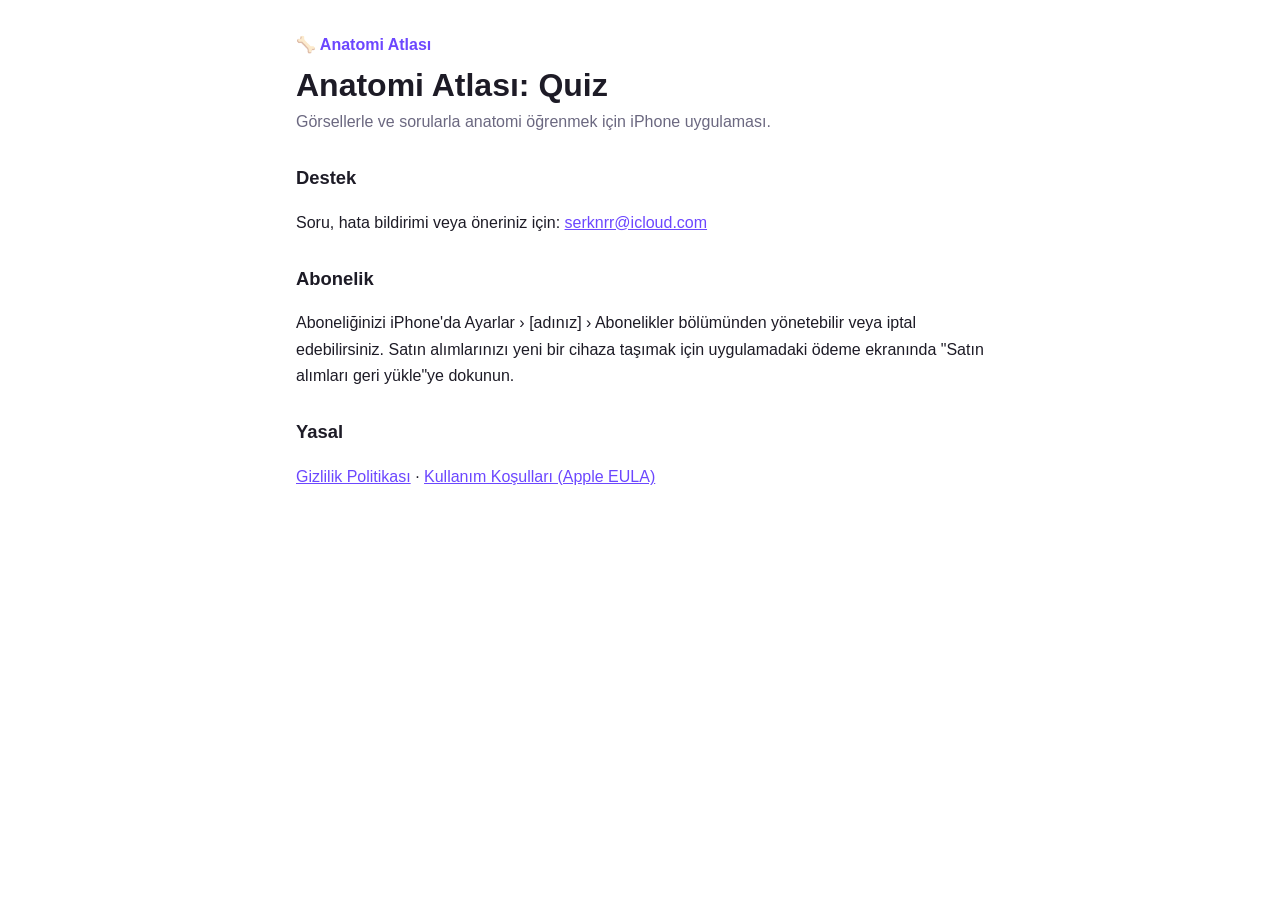
<file: index.html>
<!doctype html>
<html lang="tr">
<head>
<meta charset="utf-8">
<meta name="viewport" content="width=device-width, initial-scale=1">
<title>Anatomi Atlası · Destek</title>
<link rel="stylesheet" href="style.css">
</head>
<body>
<main>
<p class="brand">🦴 Anatomi Atlası</p>
<h1>Anatomi Atlası: Quiz</h1>
<p class="meta">Görsellerle ve sorularla anatomi öğrenmek için iPhone uygulaması.</p>

<h2>Destek</h2>
<p>Soru, hata bildirimi veya öneriniz için: <a href="mailto:serknrr@icloud.com">serknrr@icloud.com</a></p>

<h2>Abonelik</h2>
<p>Aboneliğinizi iPhone'da Ayarlar › [adınız] › Abonelikler bölümünden yönetebilir veya iptal edebilirsiniz. Satın alımlarınızı yeni bir cihaza taşımak için uygulamadaki ödeme ekranında "Satın alımları geri yükle"ye dokunun.</p>

<h2>Yasal</h2>
<p><a href="gizlilik.html">Gizlilik Politikası</a> · <a href="https://www.apple.com/legal/internet-services/itunes/dev/stdeula/">Kullanım Koşulları (Apple EULA)</a></p>
</main>
</body>
</html>
</file>
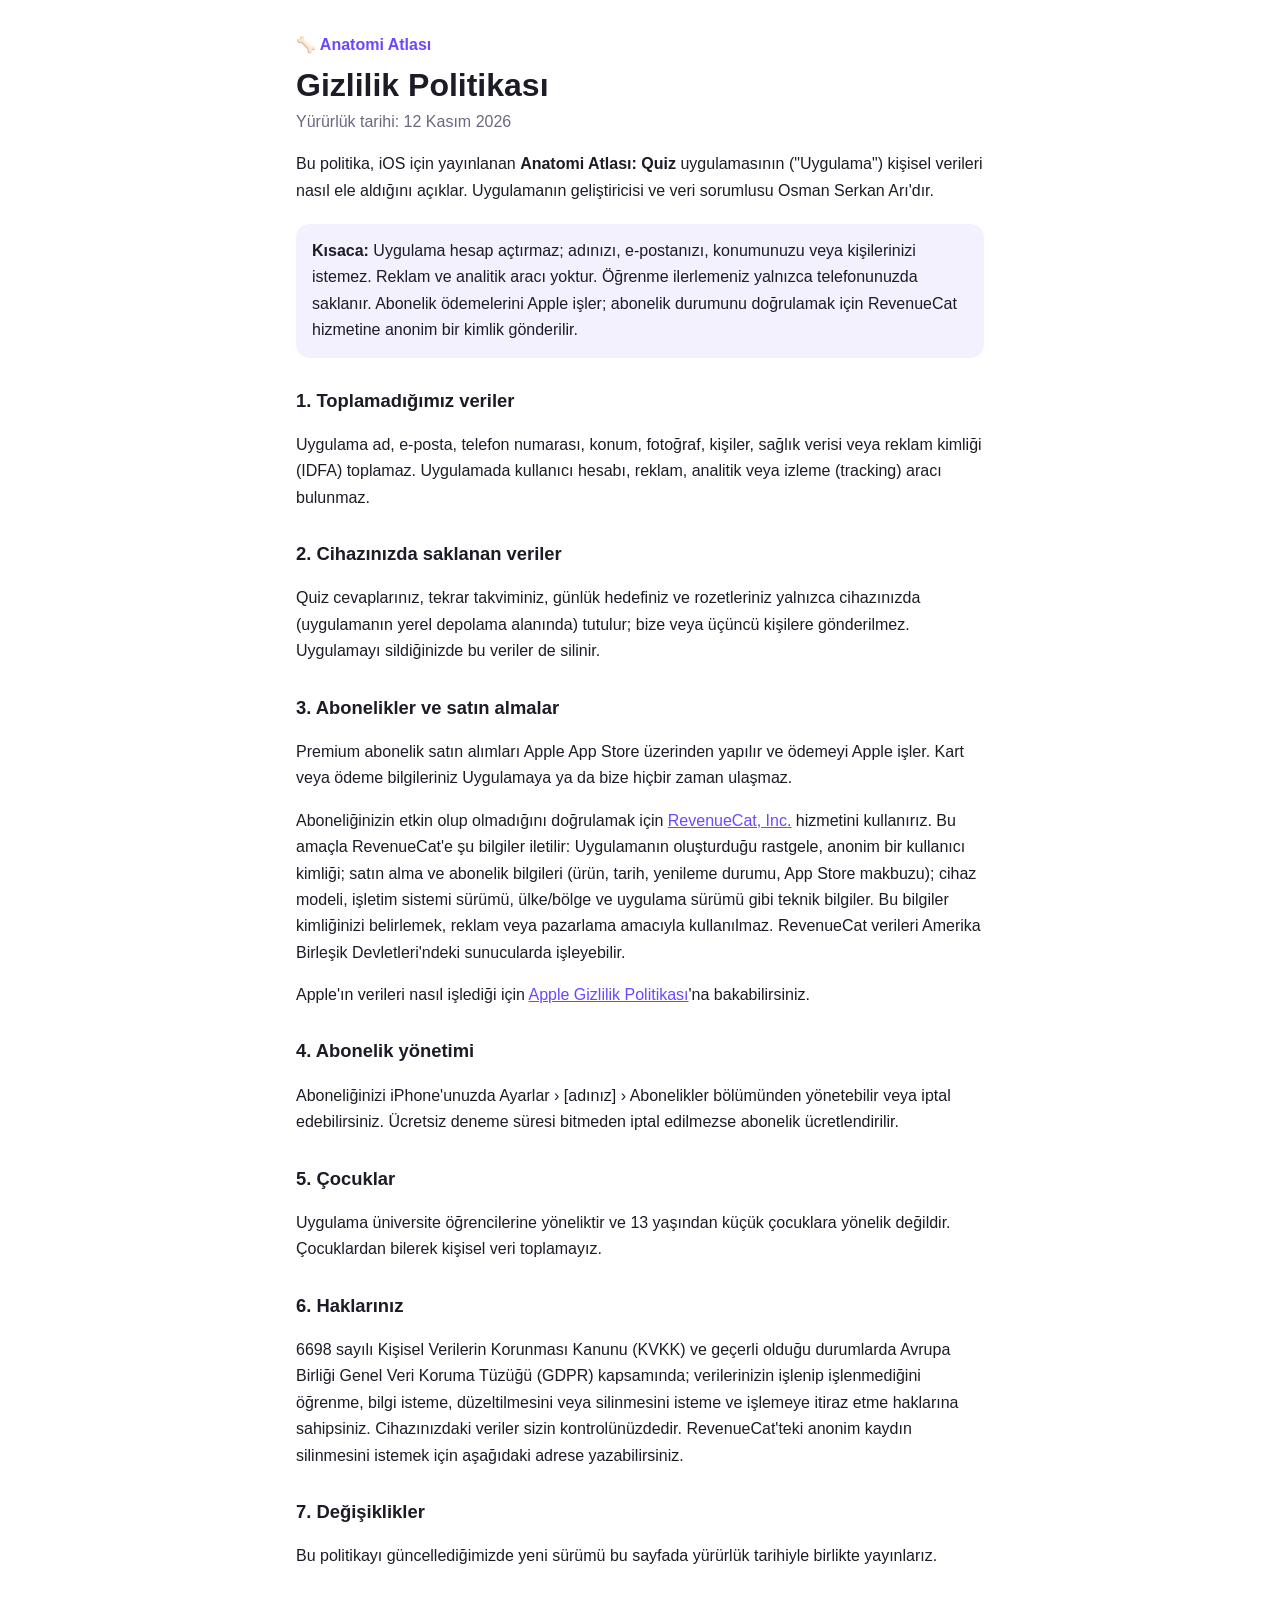
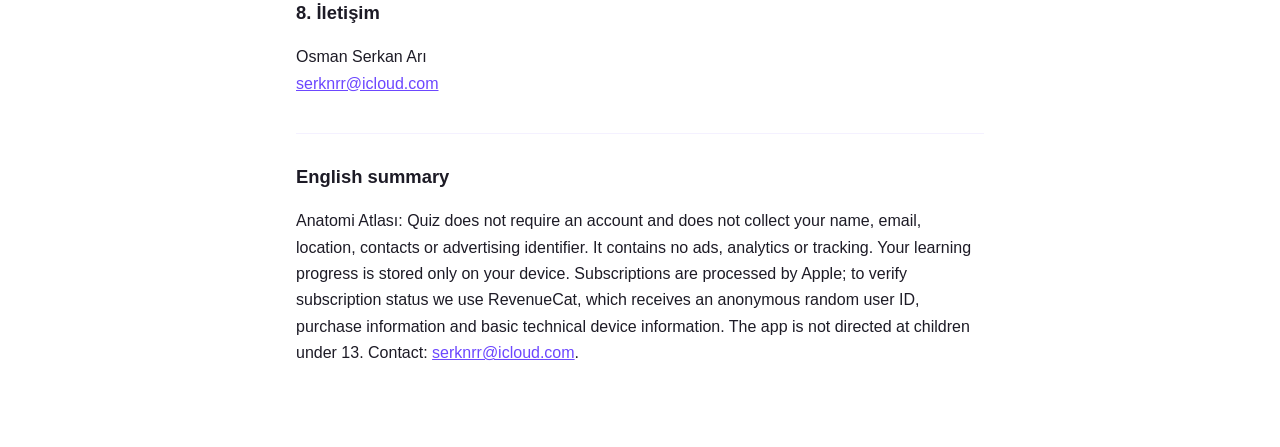
<file: gizlilik.html>
<!doctype html>
<html lang="tr">
<head>
<meta charset="utf-8">
<meta name="viewport" content="width=device-width, initial-scale=1">
<title>Gizlilik Politikası · Anatomi Atlası</title>
<link rel="stylesheet" href="style.css">
</head>
<body>
<main>
<p class="brand">🦴 Anatomi Atlası</p>
<h1>Gizlilik Politikası</h1>
<p class="meta">Yürürlük tarihi: 12 Kasım 2026</p>

<p>Bu politika, iOS için yayınlanan <strong>Anatomi Atlası: Quiz</strong> uygulamasının ("Uygulama") kişisel verileri nasıl ele aldığını açıklar. Uygulamanın geliştiricisi ve veri sorumlusu Osman Serkan Arı'dır.</p>

<div class="summary">
<strong>Kısaca:</strong> Uygulama hesap açtırmaz; adınızı, e-postanızı, konumunuzu veya kişilerinizi istemez. Reklam ve analitik aracı yoktur. Öğrenme ilerlemeniz yalnızca telefonunuzda saklanır. Abonelik ödemelerini Apple işler; abonelik durumunu doğrulamak için RevenueCat hizmetine anonim bir kimlik gönderilir.
</div>

<h2>1. Toplamadığımız veriler</h2>
<p>Uygulama ad, e-posta, telefon numarası, konum, fotoğraf, kişiler, sağlık verisi veya reklam kimliği (IDFA) toplamaz. Uygulamada kullanıcı hesabı, reklam, analitik veya izleme (tracking) aracı bulunmaz.</p>

<h2>2. Cihazınızda saklanan veriler</h2>
<p>Quiz cevaplarınız, tekrar takviminiz, günlük hedefiniz ve rozetleriniz yalnızca cihazınızda (uygulamanın yerel depolama alanında) tutulur; bize veya üçüncü kişilere gönderilmez. Uygulamayı sildiğinizde bu veriler de silinir.</p>

<h2>3. Abonelikler ve satın almalar</h2>
<p>Premium abonelik satın alımları Apple App Store üzerinden yapılır ve ödemeyi Apple işler. Kart veya ödeme bilgileriniz Uygulamaya ya da bize hiçbir zaman ulaşmaz.</p>
<p>Aboneliğinizin etkin olup olmadığını doğrulamak için <a href="https://www.revenuecat.com/privacy">RevenueCat, Inc.</a> hizmetini kullanırız. Bu amaçla RevenueCat'e şu bilgiler iletilir: Uygulamanın oluşturduğu rastgele, anonim bir kullanıcı kimliği; satın alma ve abonelik bilgileri (ürün, tarih, yenileme durumu, App Store makbuzu); cihaz modeli, işletim sistemi sürümü, ülke/bölge ve uygulama sürümü gibi teknik bilgiler. Bu bilgiler kimliğinizi belirlemek, reklam veya pazarlama amacıyla kullanılmaz. RevenueCat verileri Amerika Birleşik Devletleri'ndeki sunucularda işleyebilir.</p>
<p>Apple'ın verileri nasıl işlediği için <a href="https://www.apple.com/legal/privacy/">Apple Gizlilik Politikası</a>'na bakabilirsiniz.</p>

<h2>4. Abonelik yönetimi</h2>
<p>Aboneliğinizi iPhone'unuzda Ayarlar › [adınız] › Abonelikler bölümünden yönetebilir veya iptal edebilirsiniz. Ücretsiz deneme süresi bitmeden iptal edilmezse abonelik ücretlendirilir.</p>

<h2>5. Çocuklar</h2>
<p>Uygulama üniversite öğrencilerine yöneliktir ve 13 yaşından küçük çocuklara yönelik değildir. Çocuklardan bilerek kişisel veri toplamayız.</p>

<h2>6. Haklarınız</h2>
<p>6698 sayılı Kişisel Verilerin Korunması Kanunu (KVKK) ve geçerli olduğu durumlarda Avrupa Birliği Genel Veri Koruma Tüzüğü (GDPR) kapsamında; verilerinizin işlenip işlenmediğini öğrenme, bilgi isteme, düzeltilmesini veya silinmesini isteme ve işlemeye itiraz etme haklarına sahipsiniz. Cihazınızdaki veriler sizin kontrolünüzdedir. RevenueCat'teki anonim kaydın silinmesini istemek için aşağıdaki adrese yazabilirsiniz.</p>

<h2>7. Değişiklikler</h2>
<p>Bu politikayı güncellediğimizde yeni sürümü bu sayfada yürürlük tarihiyle birlikte yayınlarız.</p>

<h2>8. İletişim</h2>
<p>Osman Serkan Arı<br><a href="mailto:serknrr@icloud.com">serknrr@icloud.com</a></p>

<hr>
<h2 lang="en">English summary</h2>
<p lang="en">Anatomi Atlası: Quiz does not require an account and does not collect your name, email, location, contacts or advertising identifier. It contains no ads, analytics or tracking. Your learning progress is stored only on your device. Subscriptions are processed by Apple; to verify subscription status we use RevenueCat, which receives an anonymous random user ID, purchase information and basic technical device information. The app is not directed at children under 13. Contact: <a href="mailto:serknrr@icloud.com">serknrr@icloud.com</a>.</p>
</main>
</body>
</html>
</file>
<file: style.css>
:root { --bg:#fff; --fg:#1d1b26; --muted:#6b6880; --accent:#6C47FF; --card:#f4f1ff; }
@media (prefers-color-scheme: dark) { :root { --bg:#14121c; --fg:#ece9f5; --muted:#a29fb5; --accent:#a58cff; --card:#221d36; } }
* { box-sizing: border-box; }
body { margin:0; background:var(--bg); color:var(--fg); font:16px/1.65 -apple-system, BlinkMacSystemFont, "Segoe UI", Roboto, sans-serif; }
main { max-width:720px; margin:0 auto; padding:32px 16px 64px; }
.brand { color:var(--accent); font-weight:800; margin:0 0 8px; }
h1 { font-size:2rem; line-height:1.2; margin:0 0 4px; }
h2 { font-size:1.15rem; margin:28px 0 6px; }
.meta { color:var(--muted); margin-top:0; }
.summary { background:var(--card); border-radius:14px; padding:14px 16px; margin:20px 0; }
a { color:var(--accent); }
hr { border:0; border-top:1px solid var(--card); margin:36px 0 0; }
</file>
